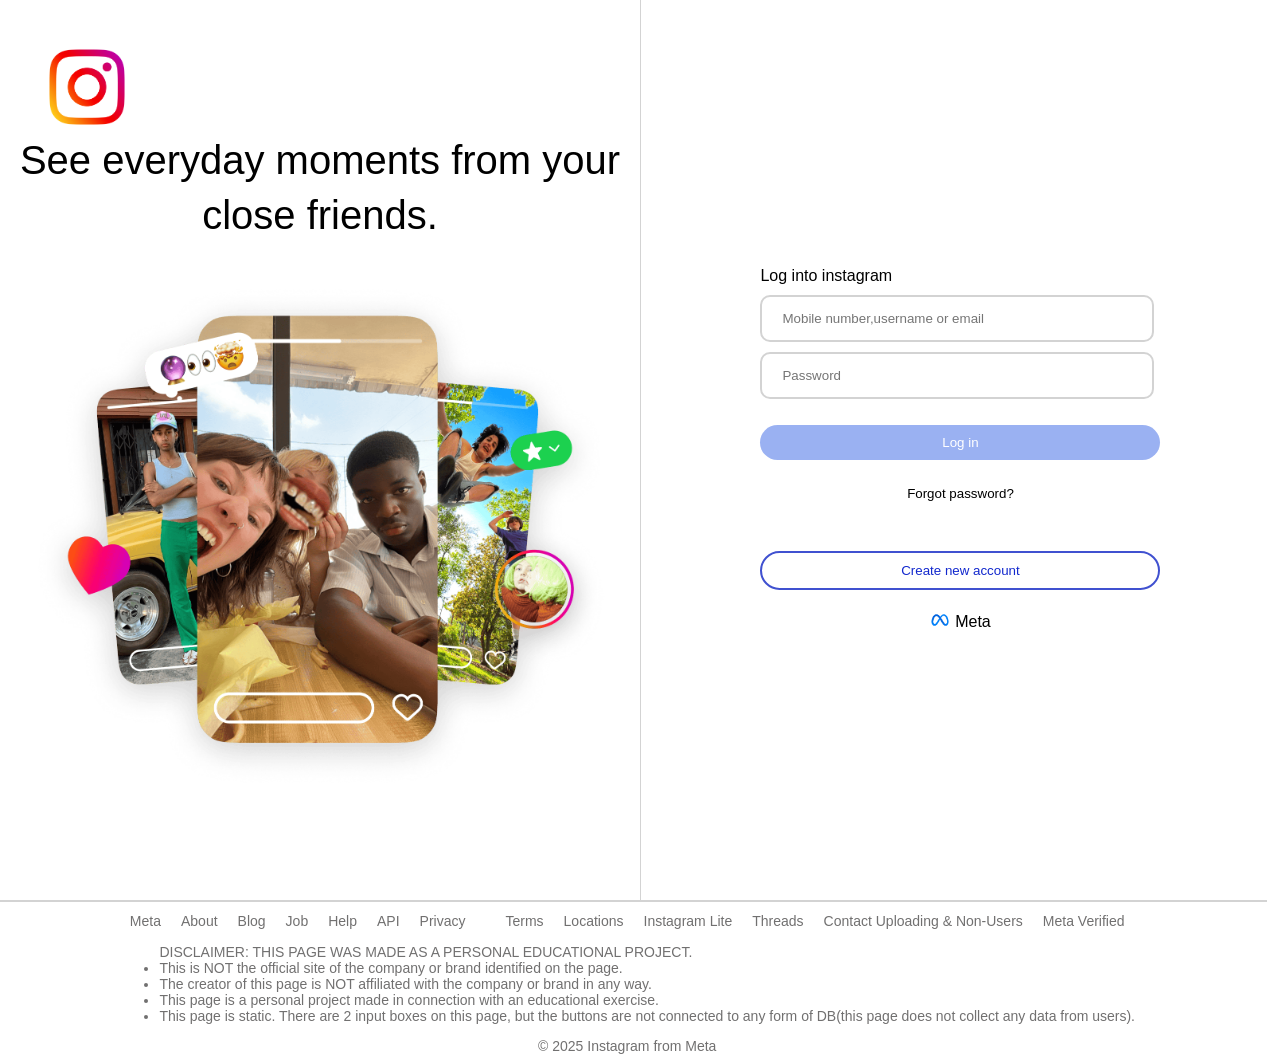
<file: index.html>
<!DOCTYPE html>
<html lang="en">
<head>
    <meta charset="UTF-8">
    <meta name="viewport" content="width=device-width, initial-scale=1.0">
    <title>instagram</title>
    <link rel="icon" href="tab-icon4.png">
    <link rel="stylesheet" href="general.css">
</head>
<body>
    <div class="sections">
        <!-- LEFT SECTION -->
        <div class="left-section">
            <div class="icon-discription-image">
                <div class="insta-icon">
                    <img class="insta-top-icon" src="insta-inner.png" alt="Top-icon">
                </div>
                <div class="quotes">
                    <div>
                        See everyday moments from your
                    </div>
                    <div class="close-fd">
                        close friends.
                    </div>
                </div>
                <div class="home-image">
                    <img id="randomImage" class="image-home" src="" alt="home_image1" height="90%">
                </div>
            </div>
        </div>

        <div class="separation-line"></div>
        <!-- RIGHT SECTION -->
        <div class="right-section">
            <div class="login-infos">
                <div class="login-txt">
                    Log into instagram
                </div>
                <div class=" input-classes">
                    <input class="user_input" id="user_input" type="text" placeholder="Mobile number,username or email">
                </div>
                <div>
                    <input class="pass_input" id="pass_input" type="text" placeholder="Password">
                </div>
                <div>
                    <button id="login-button" class="login-btn btn" disabled>Log in</button>
                </div>
                <div>
                    <button class="forgot-pass btn">Forgot password?</button>
                </div>
                <div>
                    <button class="create-account btn">Create new account</button>
                </div>
                <div class="meta-icon">
                    <div class="meta-img">
                        <img class="meta-img-icon" src="meta-icon.png" alt="">
                    </div>
                    <div class="meta-txt">Meta</div>
                </div>
            </div>
        </div> 
    </div>

    <!-- single line -->
    <div class="line"></div>

    <!-- bottom-other infos -->
    <div class="bottom">
        <div class="reduction">
            <div> <a class="items" target="_blank" href="https://www.meta.com/en-gb/about/?utm_source=about.meta.com&utm_medium=redirect">Meta</a></div>
            <div> <a class="items" target="_blank" href="https://about.instagram.com/">About</a></div>
            <div> <a class="items" target="_blank" href="https://about.instagram.com/blog">Blog</a></div>
            <div> <a class="items" target="_blank" href="https://about.instagram.com/about-us/careers">Job</a></div>
            <div> <a class="items" target="_blank" href="https://help.instagram.com/">Help</a></div>
            <div> <a class="items" target="_blank" href=" https://developers.facebook.com/docs/instagram-platform">API</a></div>
            <div> <a class="items" target="_blank" href=" https://privacycenter.instagram.com/policy/?entry_point=ig_help_center_data_policy_redirect">Privacy</div>
            <div> <a class="items" target="_blank" href="https://help.instagram.com/581066165581870/">Terms</a></div>
            <div> <a class="items" target="_blank" href="https://www.instagram.com/explore/locations/">Locations</a></div>
            <div> <a class="items" target="_blank" href="https://www.instagram.com/web/lite/">Instagram Lite</a></div>
            <div> <a class="items" target="_blank" href="https://www.threads.com/">Threads</a></div>
            <div> <a class="items" target="_blank" href="https://www.facebook.com/help/instagram/261704639352628">Contact Uploading & Non-Users</a></div>
            <div> <a class="items" target="_blank" href="https://www.instagram.com/accounts/login/?next=https%3A%2F%2Fwww.instagram.com%2Faccounts%2Fmeta_verified%2F%3Fentrypoint%3Dweb_footer%26__coig_login%3D1#">Meta Verified</a></div>
        </div>
        <div class="rights-years">
            <div class="disclaimer-text">
                <ul>
                    DISCLAIMER: THIS PAGE WAS MADE AS A PERSONAL EDUCATIONAL PROJECT.
                    <li>This is NOT the official site of the company or brand identified on the page.</li>
                    <li>The creator of this page is NOT affiliated with the company or brand in any way.</li>
                    <li>This page is a personal project made in connection with an educational exercise.</li>
                    <li>This page is static. There are 2 input boxes on this page, but the buttons are not connected to any form of DB(this page does not collect any data from users).</li>
                </ul>
            </div>
            &copy; 2025 Instagram from Meta
        </div>
    </div>

    <script>
        const images=[
            "home-pic1.png",
            "home-pic2.png",
            "home-pic3.png",
        ];
        const randomIndex = Math.floor(Math.random() * images.length);
        
        document.getElementById("randomImage").src = images[randomIndex];
    </script>
</body>
</html>
</file>
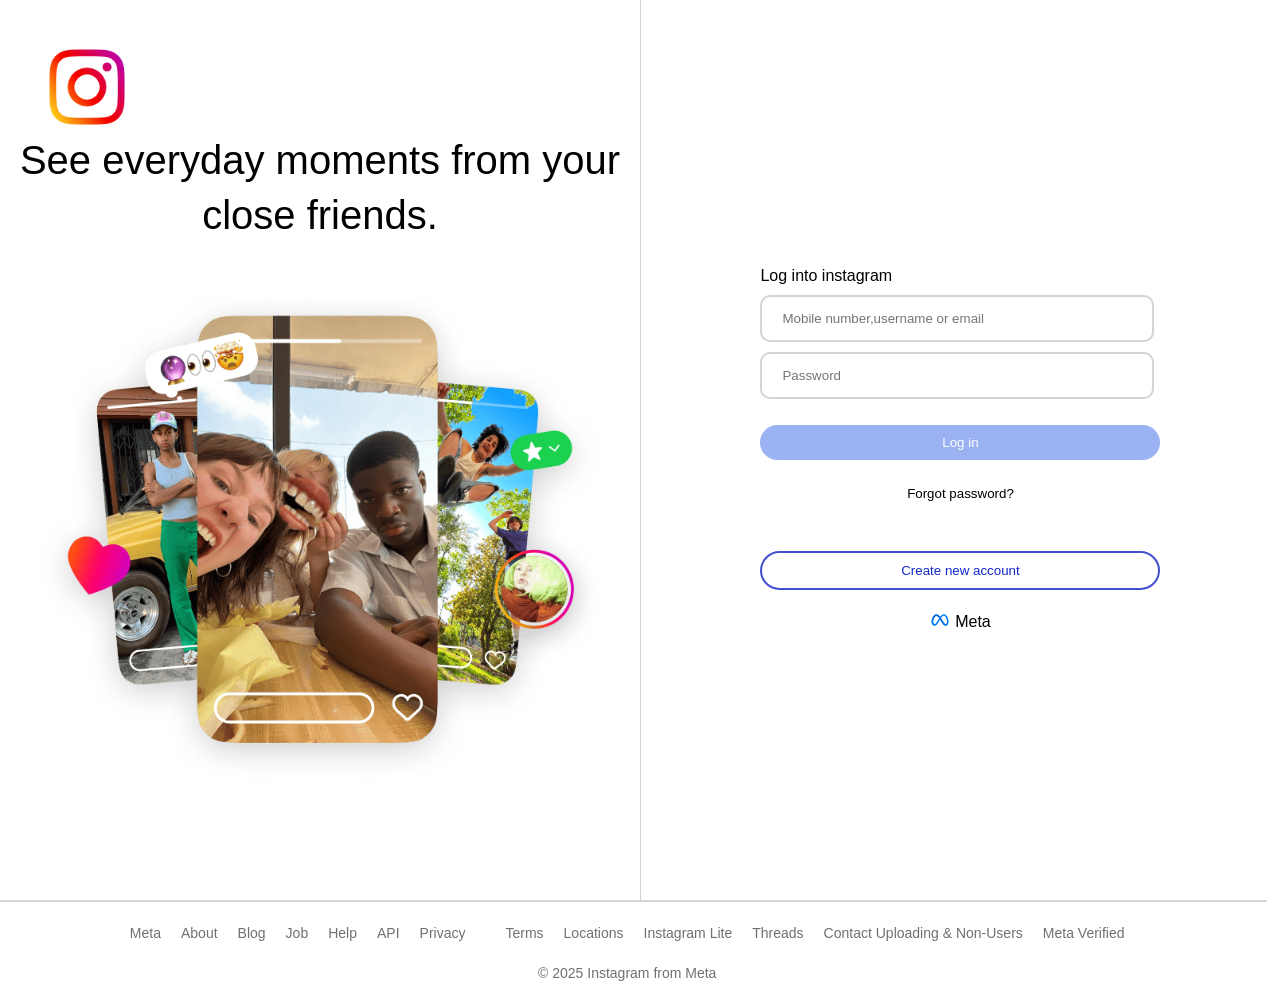
<file: login_insta.html>
<!DOCTYPE html>
<html lang="en">
<head>
    <meta charset="UTF-8">
    <meta name="viewport" content="width=device-width, initial-scale=1.0">
    <title>instagram</title>
    <link rel="icon" href="tab-icon4.png">
    <link rel="stylesheet" href="general.css">
</head>
<body>
    <div class="sections">
        <!-- LEFT SECTION -->
        <div class="left-section">
            <div class="icon-discription-image">
                <div class="insta-icon">
                    <img class="insta-top-icon" src="insta-inner.png" alt="Top-icon">
                </div>
                <div class="quotes">
                    <div>
                        See everyday moments from your
                    </div>
                    <div class="close-fd">
                        close friends.
                    </div>
                </div>
                <div class="home-image">
                    <img id="randomImage" class="image-home" src="" alt="home_image1" height="90%">
                </div>
            </div>
        </div>

        <div class="separation-line"></div>
        <!-- RIGHT SECTION -->
        <div class="right-section">
            <div class="login-infos">
                <div class="login-txt">
                    Log into instagram
                </div>
                <div class=" input-classes">
                    <input class="user_input" id="user_input" type="text" placeholder="Mobile number,username or email">
                </div>
                <div>
                    <input class="pass_input" id="pass_input" type="text" placeholder="Password">
                </div>
                <div>
                    <button id="login-button" class="login-btn btn" disabled>Log in</button>
                </div>
                <div>
                    <button class="forgot-pass btn">Forgot password?</button>
                </div>
                <div>
                    <button class="create-account btn">Create new account</button>
                </div>
                <div class="meta-icon">
                    <div class="meta-img">
                        <img class="meta-img-icon" src="meta-icon.png" alt="">
                    </div>
                    <div class="meta-txt">Meta</div>
                </div>
            </div>
        </div> 
    </div>

    <!-- single line -->
    <div class="line"></div>

    <!-- bottom-other infos -->
    <div class="bottom">
        <div class="reduction">
            <div> <a class="items" target="_blank" href="https://www.meta.com/en-gb/about/?utm_source=about.meta.com&utm_medium=redirect">Meta</a></div>
            <div> <a class="items" target="_blank" href="https://about.instagram.com/">About</a></div>
            <div> <a class="items" target="_blank" href="https://about.instagram.com/blog">Blog</a></div>
            <div> <a class="items" target="_blank" href="https://about.instagram.com/about-us/careers">Job</a></div>
            <div> <a class="items" target="_blank" href="https://help.instagram.com/">Help</a></div>
            <div> <a class="items" target="_blank" href=" https://developers.facebook.com/docs/instagram-platform">API</a></div>
            <div> <a class="items" target="_blank" href=" https://privacycenter.instagram.com/policy/?entry_point=ig_help_center_data_policy_redirect">Privacy</div>
            <div> <a class="items" target="_blank" href="https://help.instagram.com/581066165581870/">Terms</a></div>
            <div> <a class="items" target="_blank" href="https://www.instagram.com/explore/locations/">Locations</a></div>
            <div> <a class="items" target="_blank" href="https://www.instagram.com/web/lite/">Instagram Lite</a></div>
            <div> <a class="items" target="_blank" href="https://www.threads.com/">Threads</a></div>
            <div> <a class="items" target="_blank" href="https://www.facebook.com/help/instagram/261704639352628">Contact Uploading & Non-Users</a></div>
            <div> <a class="items" target="_blank" href="https://www.instagram.com/accounts/login/?next=https%3A%2F%2Fwww.instagram.com%2Faccounts%2Fmeta_verified%2F%3Fentrypoint%3Dweb_footer%26__coig_login%3D1#">Meta Verified</a></div>
        </div>
        <div class="rights-years">
            &copy; 2025 Instagram from Meta
        </div>
    </div>

    <script>
        const images=[
            "home-pic1.png",
            "home-pic2.png",
            "home-pic3.png",
        ];
        const randomIndex = Math.floor(Math.random() * images.length);
        
        document.getElementById("randomImage").src = images[randomIndex];
    </script>
</body>
</html>
</file>
<file: general.css>
body{
    margin: 0px;
}

.sections{
    display: flex;
    flex-direction: row;
}

.left-section,
.right-section,
.separation-line {
  transition: all 0.5s ease;
}

.left-section{
    /* background-color: lightpink; */
    display:flex;
    width: 60vw;
    height: 100vh;
}

.insta-icon{
    /* background-color: lightgoldenrodyellow; */
    padding: 40px 0px 0px 40px;
}

.insta-top-icon{
    width: 94px;
}

.quotes{
    font-family: sans-serif;
    font-size: 40px;
    text-align: center;
}

.close-fd{
    padding-top:10px ;
    padding-bottom:20px ;

}

.home-image{
    /* background-color: lightgreen; */
    width: 50vw;
    height: 67vh;
    display: flex;
    align-items: start;
    justify-content: center;
}

.image-home{
    height: 90%;
    /* background-color: lightblue; */

}

/* separation-line */
.separation-line{
    width: 2px;
    height: 100vh;
    background-color: lightgray;
}
/* RIGHT SECTION */
.right-section{
    /* background-color: lightblue; */
   width: 100vw;
  height: 100vh;
  padding: 0 20px;
  display: flex;
    flex-direction: column;
    justify-content: center;
    align-items: center;
    font-family: sans-serif;

}

.user_input,
.pass_input{
    display: flex;
    width: 100%;
  max-width: 350px;
    padding: 14px 20px 14px 20px;
    border-radius: 10px;
    border: 2px solid lightgray;
    margin-top: 10px;
    margin-bottom: 10px;
}

.btn{
    width: 400px;
    padding: 10px 0px 10px 0px;
    border:none;
    border-radius: 20px;
    cursor: pointer;
}
.login-btn{
    color: white;
    margin-top: 16px;
    margin-bottom: 8px;
}
.login-btn:disabled{
    background-color: rgba(38, 88, 227, 0.463)  ;
    cursor:no-drop;
}
.login-btn:enabled{
    background-color: rgb(64, 81, 208);
}
.forgot-pass{
    background-color: white;
    transition: background-color 0.15s;
    margin-top: 8px;
    margin-bottom:20px ;
}
.forgot-pass:hover{
    background-color: rgb(242, 242, 242);
}

.create-account{
    color: rgb(18, 40, 205);
    border:2px solid rgb(64, 81, 208);
    background-color: white;
    margin-top: 20px;
}

.line-no-deco{
    text-decoration: none;
}
.line-no-deco:active{
    color: black;
}
.meta-icon{
    /* background-color: lightpink; */
    display: flex;
    justify-content: center;
    align-items: center;
    margin-top: 20px;
}
.meta-img-icon{
    width: 20px;
    margin-right:5px ;
}



@media (max-width: 700px) {
  .left-section {
    display: none;
  }

  .separation-line {
    display: none;
  }

  .right-section {
    width: 100vw;
    height: 100vh;
  }
}

/* bottom sectiond */
.line{
    width: 99vw;
    height: 2px;
    background-color: lightgray;
}
.bottom{
    /* background-color: lightblue; */
    width: 98vw;
    height: 100px;
    display: flex;
    align-items: center;
    justify-content: center;
    flex-wrap: wrap;
}
.reduction{padding-top:10px ;
    width: 98vw;
    display: flex;
    align-items: center;
    justify-content: center;
    column-gap: 20px;
    /* background-color: lightpink; */
    
    flex-wrap: wrap;
}
.items{
    font-family: sans-serif;
    color: rgb(113, 112, 112);
    font-size: 14px;
    text-decoration: none;
    transition: text-decoration 0.15s;
}
.items:hover{
    text-decoration: underline;
}
/* rights reserverd */
.rights-years{
    display: flex;
    padding-bottom: 10px;

    flex-direction: column;
    font-family: sans-serif;
    color: rgb(113, 112, 112);
    font-size: 14px;
    align-items: center;
    justify-content: center;
}
.disclaimer-text{
    display: block;

}
</file>
